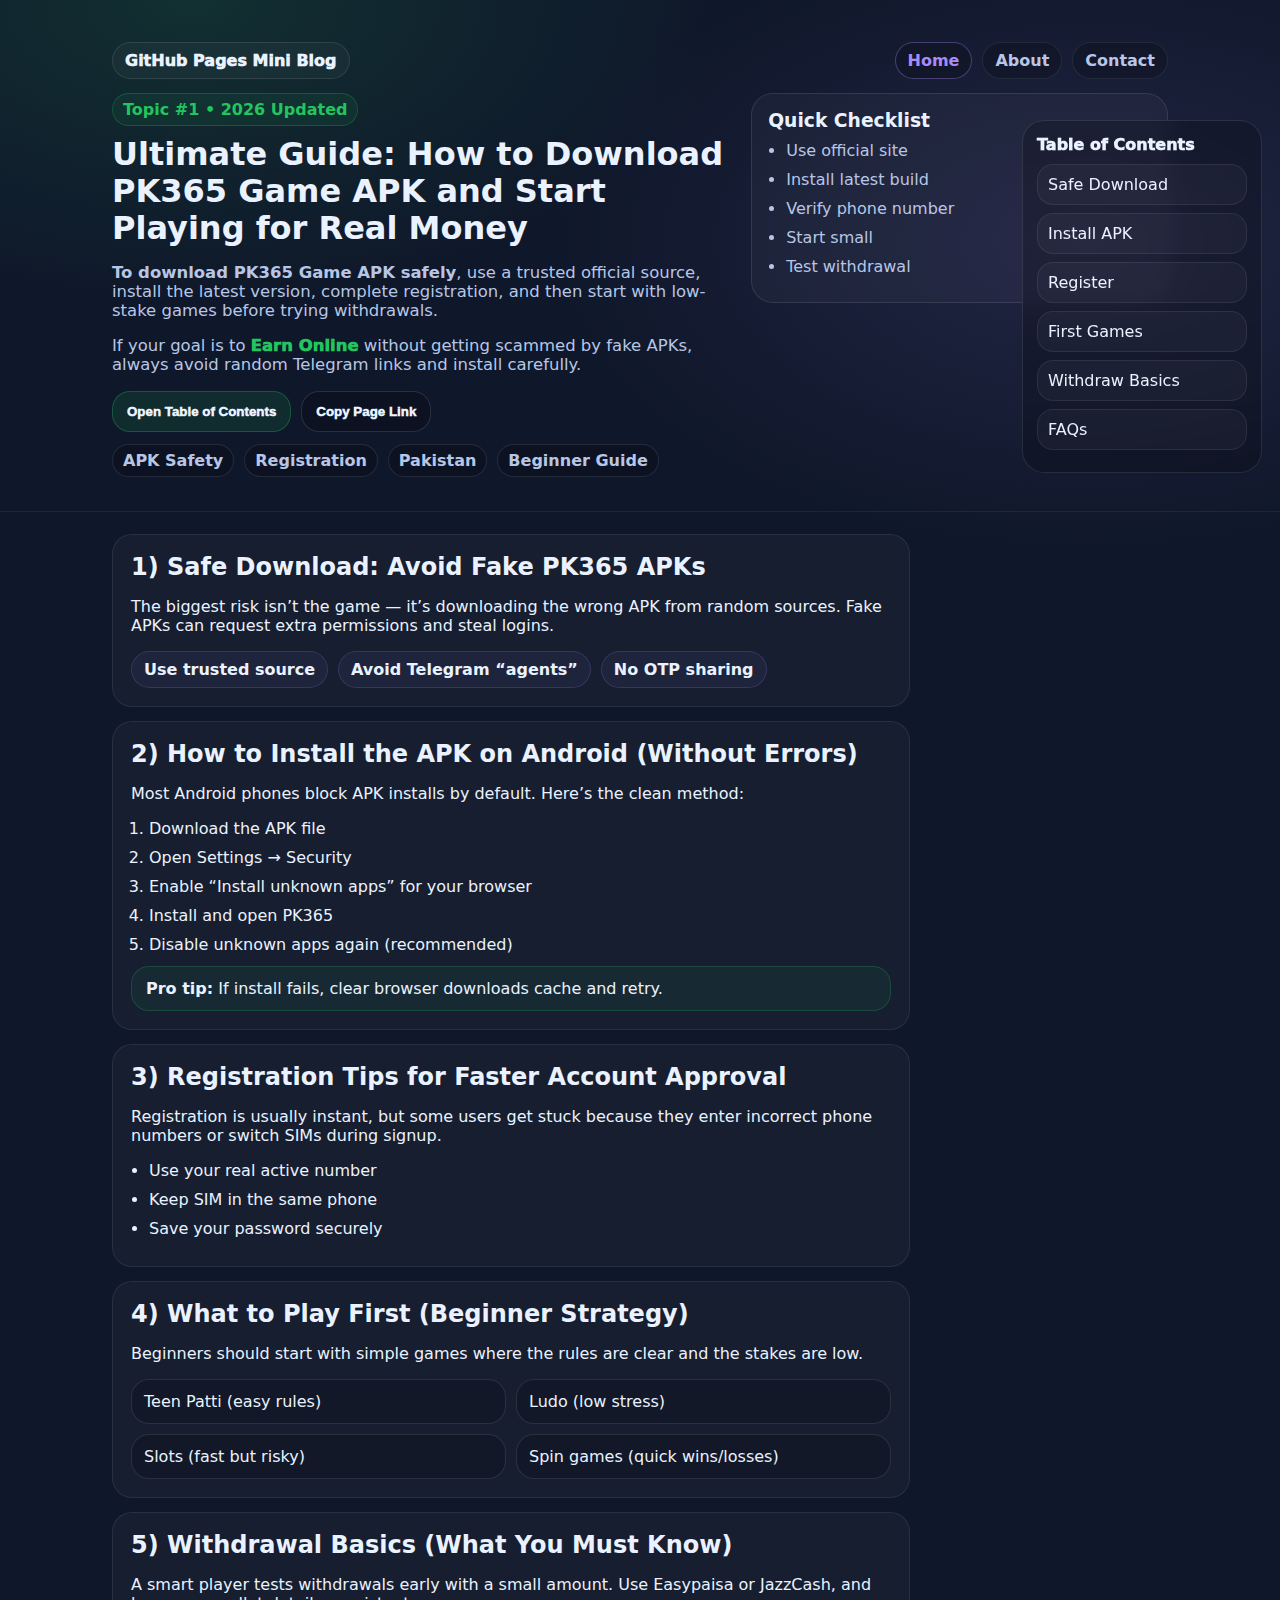
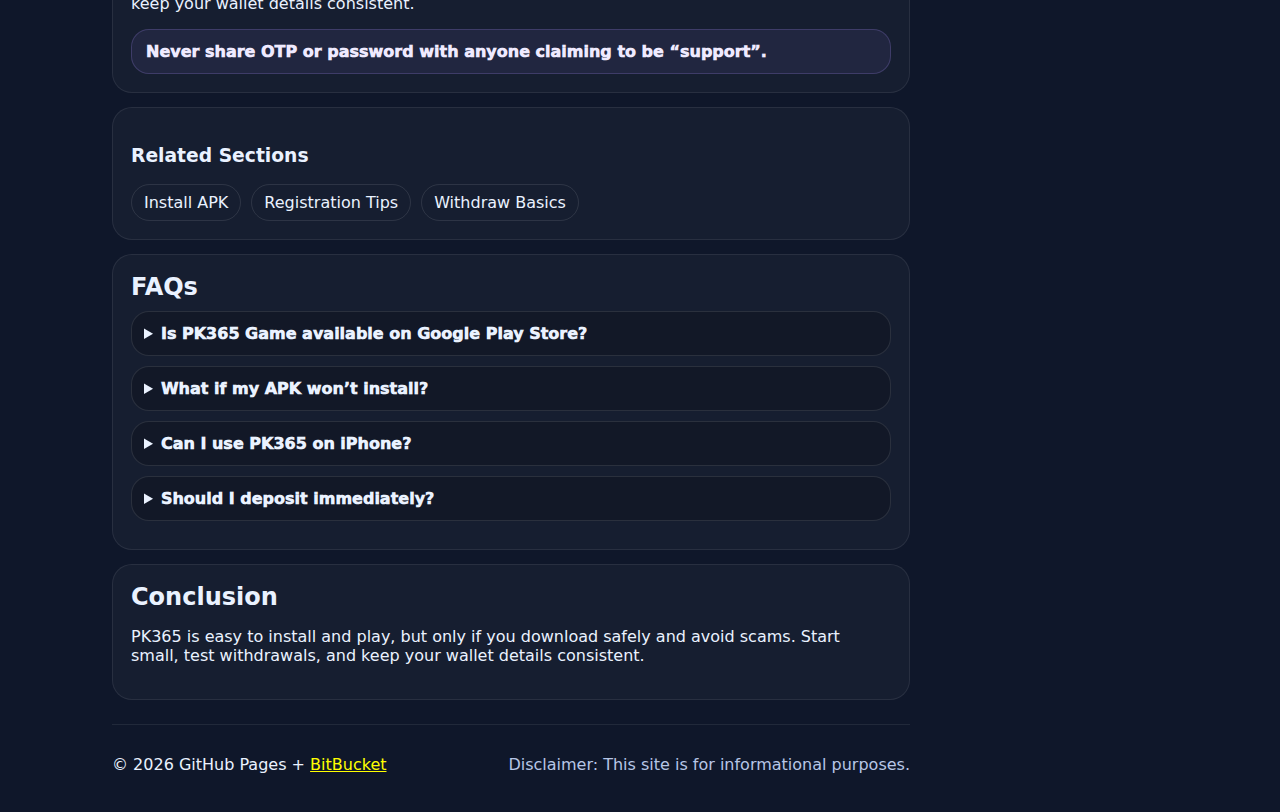
<file: index.html>
<!doctype html>
<html lang="en">
<head>
  <meta charset="UTF-8"/>
  <meta name="google-site-verification" content="Jukhx3C2EjWVFRac7yxdeki7wUcn7UQklcksLtB_pAM" />
  <meta name="viewport" content="width=device-width, initial-scale=1.0"/>
  <title>One Click to Riches? How to Download PK365 Game APK & Play for Real Cash!</title>
  <meta name="description" content="Learn how to download PK365 Game APK safely, register, and start playing games for real money in Pakistan. 2026 updated guide."/>
  <link rel="stylesheet" href="style.css"/>
</head>
<body>

<header class="hero">
  <div class="wrap">

    <nav class="nav">
      <a class="logo" href="index.html">GitHub Pages Mini Blog</a>
      <div class="navLinks">
        <a class="active" href="index.html">Home</a>
        <a href="about.html">About</a>
        <a href="contact.html">Contact</a>
      </div>
    </nav>

    <div class="heroGrid">
      <div>
        <div class="pill">Topic #1 • 2026 Updated</div>
        <h1>Ultimate Guide: How to Download PK365 Game APK and Start Playing for Real Money</h1>

        <p class="intro" id="answer">
          <strong>To download PK365 Game APK safely</strong>, use a trusted official source, install the latest version,
          complete registration, and then start with low-stake games before trying withdrawals.
        </p>

        <!-- PROMO LINK (2nd paragraph ONLY) -->
        <p class="intro">
          If your goal is to
          <a class="promo" href="https://pk365game.pk/" target="_blank" rel="nofollow noopener">Earn Online</a>
          without getting scammed by fake APKs, always avoid random Telegram links and install carefully.
        </p>

        <div class="heroActions">
          <button class="btn" id="openToc">Open Table of Contents</button>
          <button class="btnGhost" id="copyLink">Copy Page Link</button>
        </div>

        <div class="metaRow">
          <span>APK Safety</span>
          <span>Registration</span>
          <span>Pakistan</span>
          <span>Beginner Guide</span>
        </div>
      </div>

      <div class="heroCard">
        <h3>Quick Checklist</h3>
        <ul>
          <li>Use official site</li>
          <li>Install latest build</li>
          <li>Verify phone number</li>
          <li>Start small</li>
          <li>Test withdrawal</li>
        </ul>
      </div>
    </div>
  </div>
</header>

<!-- Sticky RIGHT TOC -->
<aside class="tocSide" id="tocSide">
  <div class="tocTitle">Table of Contents</div>
  <a href="#safe-download">Safe Download</a>
  <a href="#install">Install APK</a>
  <a href="#register">Register</a>
  <a href="#first-games">First Games</a>
  <a href="#withdraw">Withdraw Basics</a>
  <a href="#faqs">FAQs</a>
</aside>

<!-- Mobile TOC dropdown -->
<div class="tocModalBack" id="tocBack"></div>
<div class="tocModal" id="tocModal">
  <div class="tocModalHead">
    <strong>Table of Contents</strong>
    <button id="closeToc">✕</button>
  </div>
  <div class="tocModalLinks">
    <a href="#safe-download">Safe Download</a>
    <a href="#install">Install APK</a>
    <a href="#register">Register</a>
    <a href="#first-games">First Games</a>
    <a href="#withdraw">Withdraw Basics</a>
    <a href="#faqs">FAQs</a>
  </div>
</div>

<main class="wrap content">

  <section class="card">
    <h2 id="safe-download">1) Safe Download: Avoid Fake PK365 APKs</h2>
    <p>
      The biggest risk isn’t the game — it’s downloading the wrong APK from random sources.
      Fake APKs can request extra permissions and steal logins.
    </p>
    <div class="chips">
      <span>Use trusted source</span>
      <span>Avoid Telegram “agents”</span>
      <span>No OTP sharing</span>
    </div>
  </section>

  <section class="card">
    <h2 id="install">2) How to Install the APK on Android (Without Errors)</h2>
    <p>
      Most Android phones block APK installs by default. Here’s the clean method:
    </p>
    <ol class="steps">
      <li>Download the APK file</li>
      <li>Open Settings → Security</li>
      <li>Enable “Install unknown apps” for your browser</li>
      <li>Install and open PK365</li>
      <li>Disable unknown apps again (recommended)</li>
    </ol>
    <div class="note">
      <strong>Pro tip:</strong> If install fails, clear browser downloads cache and retry.
    </div>
  </section>

  <section class="card">
    <h2 id="register">3) Registration Tips for Faster Account Approval</h2>
    <p>
      Registration is usually instant, but some users get stuck because they enter incorrect phone numbers
      or switch SIMs during signup.
    </p>
    <ul class="list">
      <li>Use your real active number</li>
      <li>Keep SIM in the same phone</li>
      <li>Save your password securely</li>
    </ul>
  </section>

  <section class="card">
    <h2 id="first-games">4) What to Play First (Beginner Strategy)</h2>
    <p>
      Beginners should start with simple games where the rules are clear and the stakes are low.
    </p>
    <div class="grid2">
      <div class="mini">Teen Patti (easy rules)</div>
      <div class="mini">Ludo (low stress)</div>
      <div class="mini">Slots (fast but risky)</div>
      <div class="mini">Spin games (quick wins/losses)</div>
    </div>
  </section>

  <section class="card">
    <h2 id="withdraw">5) Withdrawal Basics (What You Must Know)</h2>
    <p>
      A smart player tests withdrawals early with a small amount. Use Easypaisa or JazzCash, and keep your wallet details consistent.
    </p>
    <div class="warn">
      Never share OTP or password with anyone claiming to be “support”.
    </div>
  </section>

  <section class="card related">
    <h3>Related Sections</h3>
    <div class="relatedLinks">
      <a href="#install">Install APK</a>
      <a href="#register">Registration Tips</a>
      <a href="#withdraw">Withdraw Basics</a>
    </div>
  </section>

  <section class="card faq" id="faqs">
    <h2 id="faq-anchor">FAQs</h2>

    <details>
      <summary>Is PK365 Game available on Google Play Store?</summary>
      <p>Usually no. Most users install it via APK, which is why source safety matters.</p>
    </details>

    <details>
      <summary>What if my APK won’t install?</summary>
      <p>Enable “Install unknown apps” for your browser, then retry.</p>
    </details>

    <details>
      <summary>Can I use PK365 on iPhone?</summary>
      <p>Most versions are Android-first. iPhone support depends on current releases.</p>
    </details>

    <details>
      <summary>Should I deposit immediately?</summary>
      <p>No. Start with small play and test withdrawal first.</p>
    </details>
  </section>

  <section class="card conclusion">
    <h2 id="conclusion">Conclusion</h2>
    <p>
      PK365 is easy to install and play, but only if you download safely and avoid scams.
      Start small, test withdrawals, and keep your wallet details consistent.
    </p>
  </section>

  <footer class="footer">
    <p>© <span id="year"></span> GitHub Pages + <a href="pk365-game.bitbucket.io" style="color:#FFFF00;">BitBucket</a></p>
    <p class="disc">Disclaimer: This site is for informational purposes.</p>
  </footer>

</main>

<script src="script.js"></script>
</body>
</html>
</file>
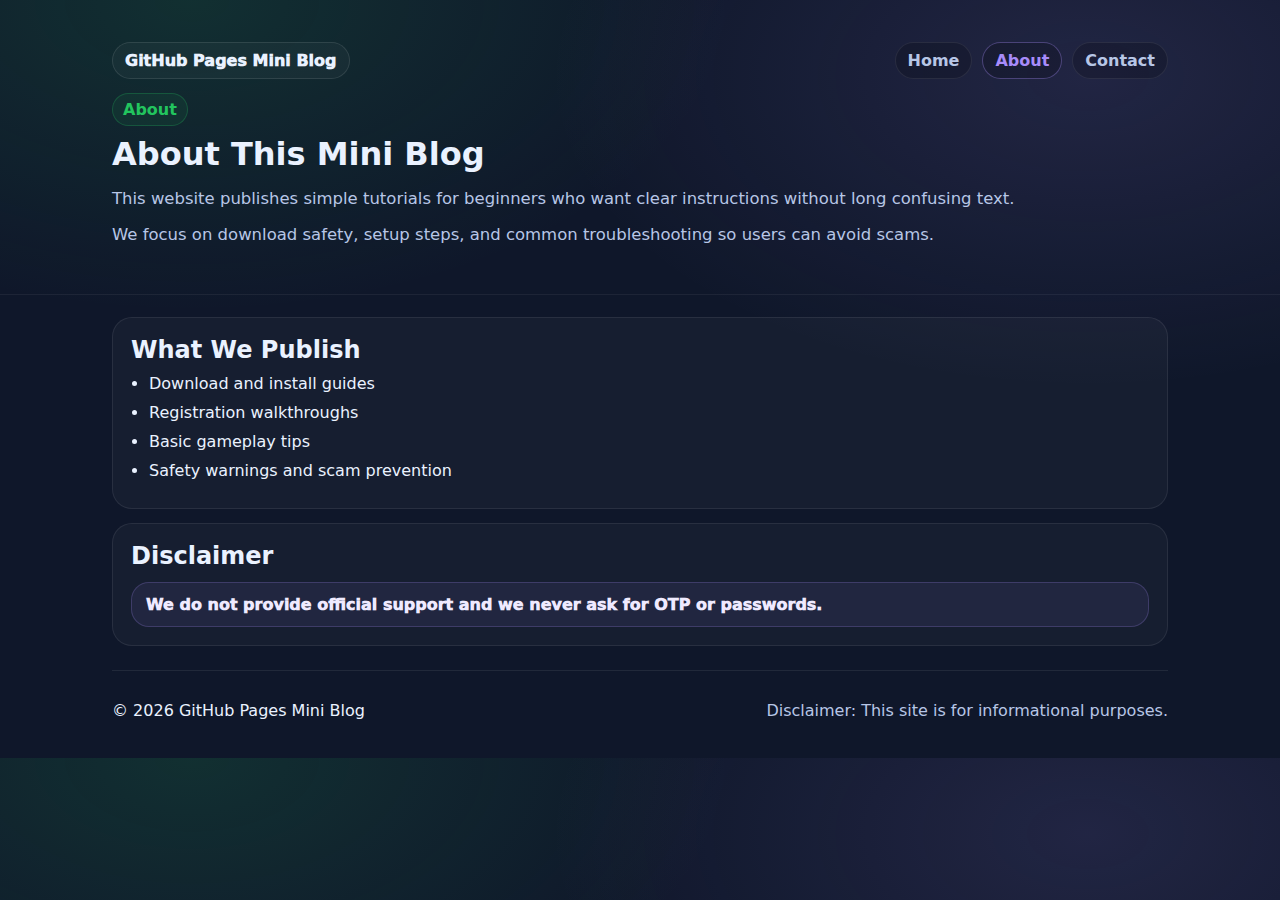
<file: about.html>
<!doctype html>
<html lang="en">
<head>
  <meta charset="UTF-8"/>
  <meta name="viewport" content="width=device-width, initial-scale=1.0"/>
  <title>About — GitHub Pages Mini Blog</title>
  <meta name="description" content="About our GitHub Pages mini blog: short tutorials, beginner guides, and safety tips."/>
  <link rel="stylesheet" href="style.css"/>
</head>
<body>

<header class="hero">
  <div class="wrap">

    <nav class="nav">
      <a class="logo" href="index.html">GitHub Pages Mini Blog</a>
      <div class="navLinks">
        <a href="index.html">Home</a>
        <a class="active" href="about.html">About</a>
        <a href="contact.html">Contact</a>
      </div>
    </nav>

    <div class="pill">About</div>
    <h1>About This Mini Blog</h1>

    <p class="intro">
      This website publishes simple tutorials for beginners who want clear instructions without long confusing text.
    </p>
    <p class="intro">
      We focus on download safety, setup steps, and common troubleshooting so users can avoid scams.
    </p>
  </div>
</header>

<main class="wrap contentNoToc">

  <section class="card">
    <h2>What We Publish</h2>
    <ul class="list">
      <li>Download and install guides</li>
      <li>Registration walkthroughs</li>
      <li>Basic gameplay tips</li>
      <li>Safety warnings and scam prevention</li>
    </ul>
  </section>

  <section class="card">
    <h2>Disclaimer</h2>
    <div class="warn">
      We do not provide official support and we never ask for OTP or passwords.
    </div>
  </section>

  <footer class="footer">
    <p>© <span id="year"></span> GitHub Pages Mini Blog</p>
    <p class="disc">Disclaimer: This site is for informational purposes.</p>
  </footer>

</main>

<script src="script.js"></script>
</body>
</html>
</file>
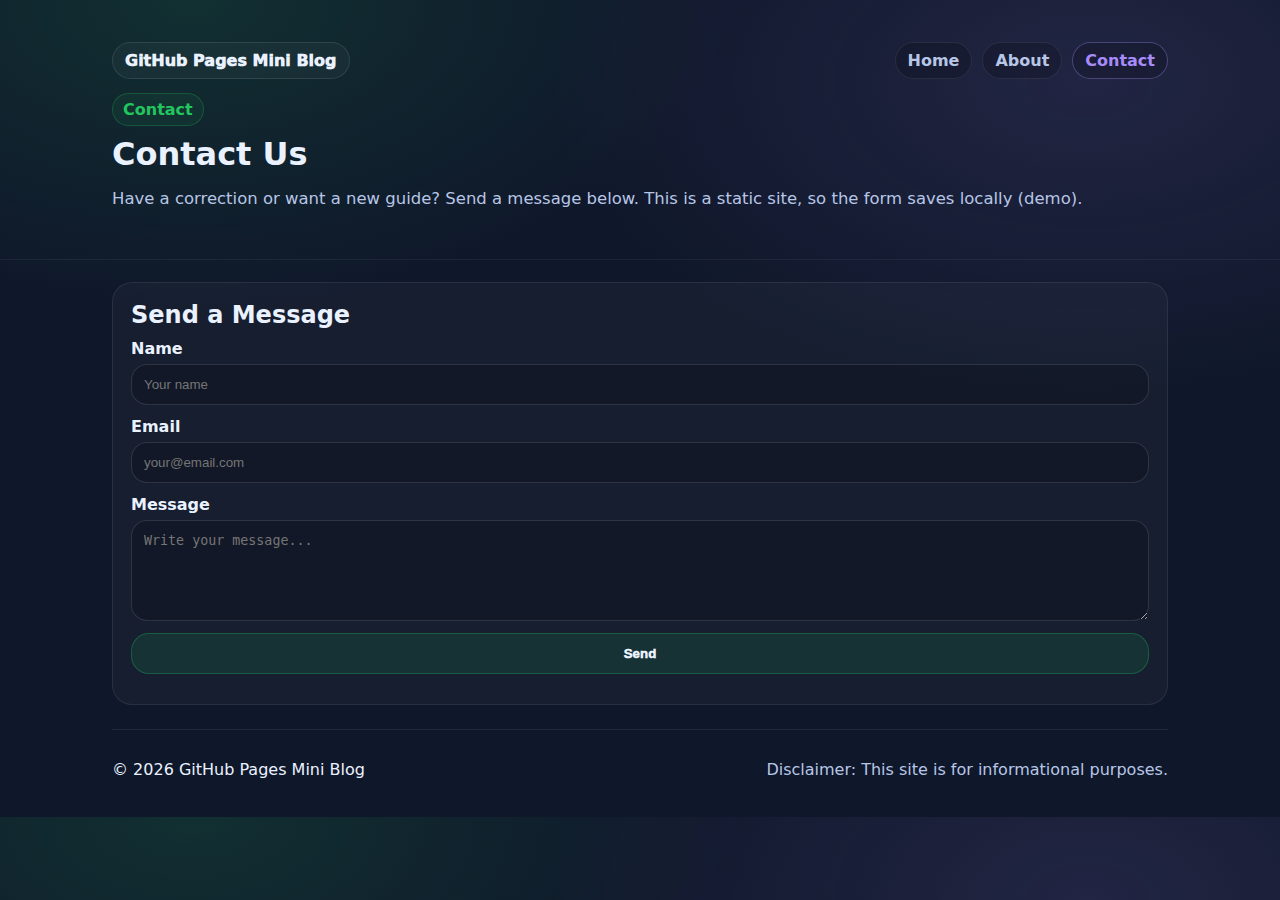
<file: contact.html>
<!doctype html>
<html lang="en">
<head>
  <meta charset="UTF-8"/>
  <meta name="viewport" content="width=device-width, initial-scale=1.0"/>
  <title>Contact — GitHub Pages Mini Blog</title>
  <meta name="description" content="Contact GitHub Pages Mini Blog for feedback, corrections, or new topic requests."/>
  <link rel="stylesheet" href="style.css"/>
</head>
<body>

<header class="hero">
  <div class="wrap">

    <nav class="nav">
      <a class="logo" href="index.html">GitHub Pages Mini Blog</a>
      <div class="navLinks">
        <a href="index.html">Home</a>
        <a href="about.html">About</a>
        <a class="active" href="contact.html">Contact</a>
      </div>
    </nav>

    <div class="pill">Contact</div>
    <h1>Contact Us</h1>

    <p class="intro">
      Have a correction or want a new guide? Send a message below.  
      This is a static site, so the form saves locally (demo).
    </p>
  </div>
</header>

<main class="wrap contentNoToc">

  <section class="card">
    <h2>Send a Message</h2>

    <form class="form" id="contactForm">
      <div class="row">
        <label for="name">Name</label>
        <input id="name" type="text" required placeholder="Your name"/>
      </div>

      <div class="row">
        <label for="email">Email</label>
        <input id="email" type="email" required placeholder="your@email.com"/>
      </div>

      <div class="row">
        <label for="message">Message</label>
        <textarea id="message" rows="5" required placeholder="Write your message..."></textarea>
      </div>

      <button class="btn" type="submit">Send</button>
      <p class="formNote" id="formNote"></p>
    </form>
  </section>

  <footer class="footer">
    <p>© <span id="year"></span> GitHub Pages Mini Blog</p>
    <p class="disc">Disclaimer: This site is for informational purposes.</p>
  </footer>

</main>

<script src="script.js"></script>
</body>
</html>
</file>
<file: style.css>
:root{
  --bg:#0F172A;
  --card:#111C33;
  --text:#EAF2FF;
  --muted:#B7C6E6;
  --a:#22C55E;
  --b:#A78BFA;
  --radius:20px;
}

*{box-sizing:border-box}
html{scroll-behavior:smooth}
body{
  margin:0;
  font-family: ui-sans-serif, system-ui, -apple-system, Segoe UI, Roboto, Arial;
  background:
    radial-gradient(900px 520px at 15% 0%, rgba(34,197,94,.14), transparent 60%),
    radial-gradient(900px 520px at 85% 10%, rgba(167,139,250,.12), transparent 60%),
    var(--bg);
  color:var(--text);
}

.wrap{max-width:1100px;margin:0 auto;padding:22px}
.hero{padding:20px 0 12px;border-bottom:1px solid rgba(255,255,255,.06)}
h1{margin:10px 0 10px;font-size:2rem;line-height:1.15}

.nav{
  display:flex;justify-content:space-between;gap:12px;align-items:center;flex-wrap:wrap;
  margin-bottom:14px;
}
.logo{
  font-weight:1000;
  text-decoration:none;
  color:var(--text);
  padding:8px 12px;
  border-radius:999px;
  border:1px solid rgba(255,255,255,.10);
  background:rgba(255,255,255,.03);
}
.navLinks{display:flex;gap:10px;flex-wrap:wrap}
.navLinks a{
  text-decoration:none;
  color:var(--muted);
  padding:8px 12px;
  border-radius:999px;
  border:1px solid rgba(255,255,255,.08);
  background:rgba(0,0,0,.18);
  font-weight:900;
}
.navLinks a:hover{border-color: rgba(34,197,94,.35); color:var(--a)}
.navLinks a.active{
  border-color: rgba(167,139,250,.35);
  color:var(--b);
}

.pill{
  display:inline-block;
  padding:6px 10px;
  border-radius:999px;
  border:1px solid rgba(34,197,94,.25);
  background:rgba(34,197,94,.08);
  color:var(--a);
  font-weight:900;
}

.heroGrid{
  display:grid;
  grid-template-columns: 1.2fr .8fr;
  gap:14px;
  align-items:start;
}
@media(max-width: 980px){
  .heroGrid{grid-template-columns:1fr}
}

.intro{color:var(--muted);font-size:1.03rem;max-width:980px}
.promo{color:var(--a);font-weight:1000;text-decoration:none}
.promo:hover{text-decoration:underline}

.heroActions{display:flex;gap:10px;flex-wrap:wrap;margin-top:12px}
.btn,.btnGhost{
  cursor:pointer;
  padding:12px 14px;
  border-radius:18px;
  border:1px solid rgba(255,255,255,.12);
  background:rgba(0,0,0,.18);
  color:var(--text);
  font-weight:1000;
}
.btn{
  border-color: rgba(34,197,94,.30);
  background:rgba(34,197,94,.12);
}
.btn:hover{background:rgba(34,197,94,.18)}
.btnGhost:hover{border-color: rgba(167,139,250,.35); color:var(--b)}

.metaRow{display:flex;gap:10px;flex-wrap:wrap;margin-top:12px}
.metaRow span{
  padding:6px 10px;border-radius:999px;
  border:1px solid rgba(255,255,255,.10);
  background:rgba(0,0,0,.18);
  color:var(--muted);
  font-weight:900;
}

.heroCard{
  padding:16px;
  border-radius:22px;
  border:1px solid rgba(255,255,255,.10);
  background:rgba(255,255,255,.03);
}
.heroCard h3{margin:0 0 10px}
.heroCard ul{margin:0;padding-left:18px;color:var(--muted)}
.heroCard li{margin:10px 0}

.content{
  padding-right:280px;
  display:grid;
  gap:14px;
}
.contentNoToc{
  display:grid;
  gap:14px;
}
@media(max-width: 980px){
  .tocSide{display:none}
  .content{padding-right:0}
}

.card{
  padding:18px;
  border-radius:var(--radius);
  border:1px solid rgba(255,255,255,.08);
  background:rgba(255,255,255,.03);
}
h2{margin:0 0 10px}

.chips{display:flex;gap:10px;flex-wrap:wrap;margin-top:10px}
.chips span{
  padding:8px 12px;border-radius:999px;
  border:1px solid rgba(167,139,250,.18);
  background:rgba(167,139,250,.06);
  color:var(--text);
  font-weight:900;
}

.steps{margin:0;padding-left:18px}
.steps li{margin:10px 0}

.note{
  margin-top:12px;
  padding:12px 14px;border-radius:18px;
  border:1px solid rgba(34,197,94,.22);
  background:rgba(34,197,94,.08);
  color:var(--text);
}

.list{margin:0;padding-left:18px}
.list li{margin:10px 0}

.grid2{display:grid;grid-template-columns:1fr 1fr;gap:10px;margin-top:10px}
@media(max-width:760px){.grid2{grid-template-columns:1fr}}
.mini{
  padding:12px;border-radius:18px;
  border:1px solid rgba(255,255,255,.10);
  background:rgba(0,0,0,.18);
}

.warn{
  margin-top:12px;
  padding:12px 14px;border-radius:18px;
  border:1px solid rgba(167,139,250,.22);
  background:rgba(167,139,250,.08);
  color:#efeaff;
  font-weight:1000;
}

.relatedLinks{display:flex;gap:10px;flex-wrap:wrap}
.relatedLinks a{
  text-decoration:none;color:var(--text);
  border:1px solid rgba(255,255,255,.10);
  padding:8px 12px;border-radius:999px;
}
.relatedLinks a:hover{border-color: rgba(34,197,94,.35); color:var(--a)}

.faq details{
  margin:10px 0;
  padding:12px;border-radius:18px;
  border:1px solid rgba(255,255,255,.10);
  background:rgba(0,0,0,.18);
}
.faq summary{cursor:pointer;font-weight:1000}

.footer{
  margin-top:10px;
  padding-top:14px;
  border-top:1px solid rgba(255,255,255,.08);
  display:flex;justify-content:space-between;gap:12px;flex-wrap:wrap;
}
.disc{color:var(--muted)}

/* Sticky RIGHT TOC */
.tocSide{
  position:fixed;
  top:120px;
  right:18px;
  width:240px;
  padding:14px;
  border-radius:22px;
  border:1px solid rgba(255,255,255,.10);
  background:rgba(0,0,0,.20);
  backdrop-filter: blur(10px);
  z-index:20;
}
.tocTitle{font-weight:1000;margin-bottom:10px}
.tocSide a{
  display:block;
  padding:10px 10px;
  border-radius:16px;
  text-decoration:none;
  color:var(--text);
  border:1px solid rgba(255,255,255,.08);
  background:rgba(255,255,255,.03);
  margin:8px 0;
}
.tocSide a:hover{border-color: rgba(34,197,94,.35); color:var(--a)}

/* Mobile TOC Modal */
.tocModalBack{
  position:fixed;inset:0;
  background:rgba(0,0,0,.55);
  opacity:0;pointer-events:none;
  transition:.2s ease;
  z-index:60;
}
.tocModal{
  position:fixed;
  left:50%;top:50%;
  transform:translate(-50%,-50%) scale(.98);
  width:520px;max-width:92vw;
  border-radius:22px;
  border:1px solid rgba(255,255,255,.12);
  background:rgba(17,28,51,.98);
  opacity:0;pointer-events:none;
  transition:.2s ease;
  z-index:61;
  padding:14px;
}
.tocModalHead{
  display:flex;justify-content:space-between;gap:12px;align-items:center;
  padding:6px 6px 12px;
}
.tocModalHead button{
  cursor:pointer;
  border-radius:14px;
  padding:10px 12px;
  border:1px solid rgba(255,255,255,.12);
  background:rgba(0,0,0,.18);
  color:var(--text);
  font-weight:1000;
}
.tocModalLinks{display:grid;gap:10px}
.tocModalLinks a{
  padding:12px 12px;
  border-radius:16px;
  border:1px solid rgba(255,255,255,.10);
  background:rgba(255,255,255,.03);
  text-decoration:none;
  color:var(--text);
}
.tocModalLinks a:hover{border-color: rgba(34,197,94,.35); color:var(--a)}
.tocModal.open{opacity:1;pointer-events:auto;transform:translate(-50%,-50%) scale(1)}
.tocModalBack.open{opacity:1;pointer-events:auto}

/* Form */
.form{display:grid;gap:12px;margin-top:10px}
.row{display:grid;gap:6px}
label{font-weight:900;color:var(--text)}
input,textarea{
  width:100%;
  padding:12px 12px;
  border-radius:16px;
  border:1px solid rgba(255,255,255,.12);
  background:rgba(0,0,0,.18);
  color:var(--text);
  outline:none;
}
textarea{resize:vertical}
.formNote{color:var(--muted);margin:0}
</file>
